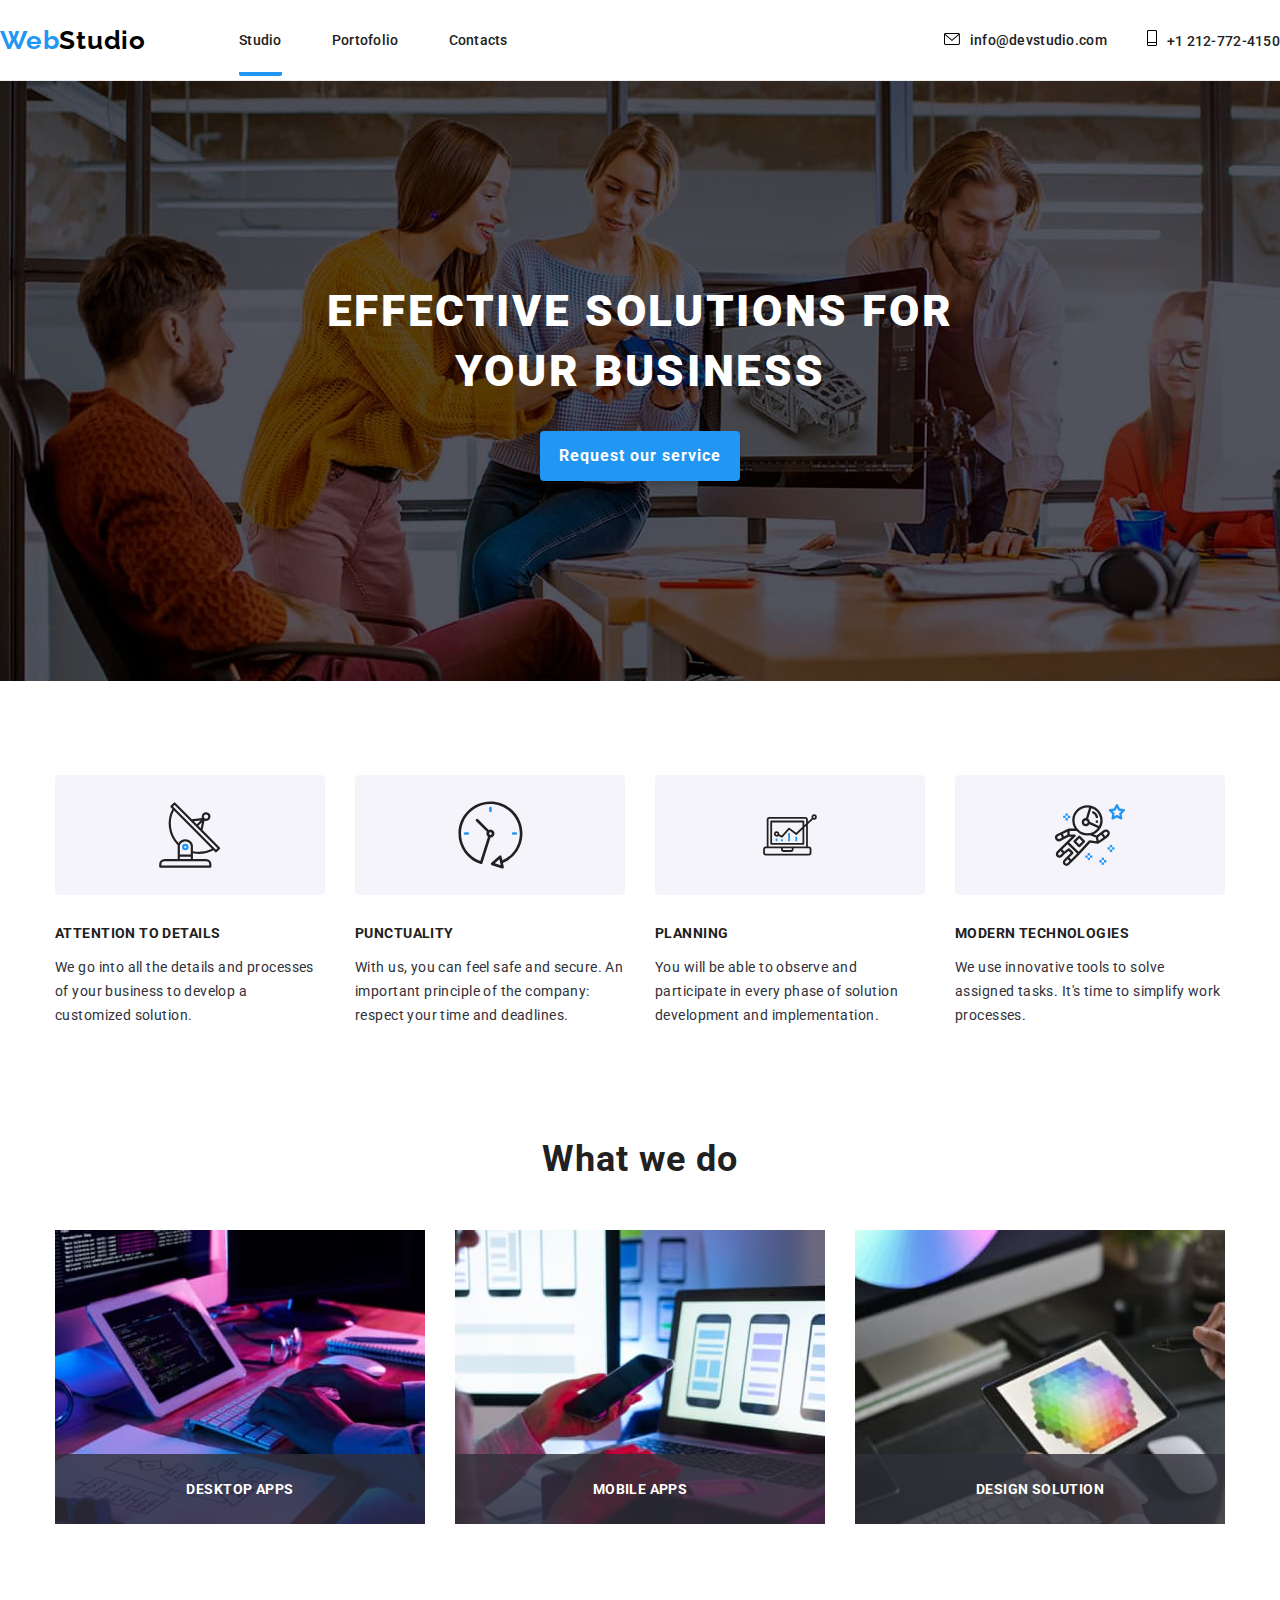
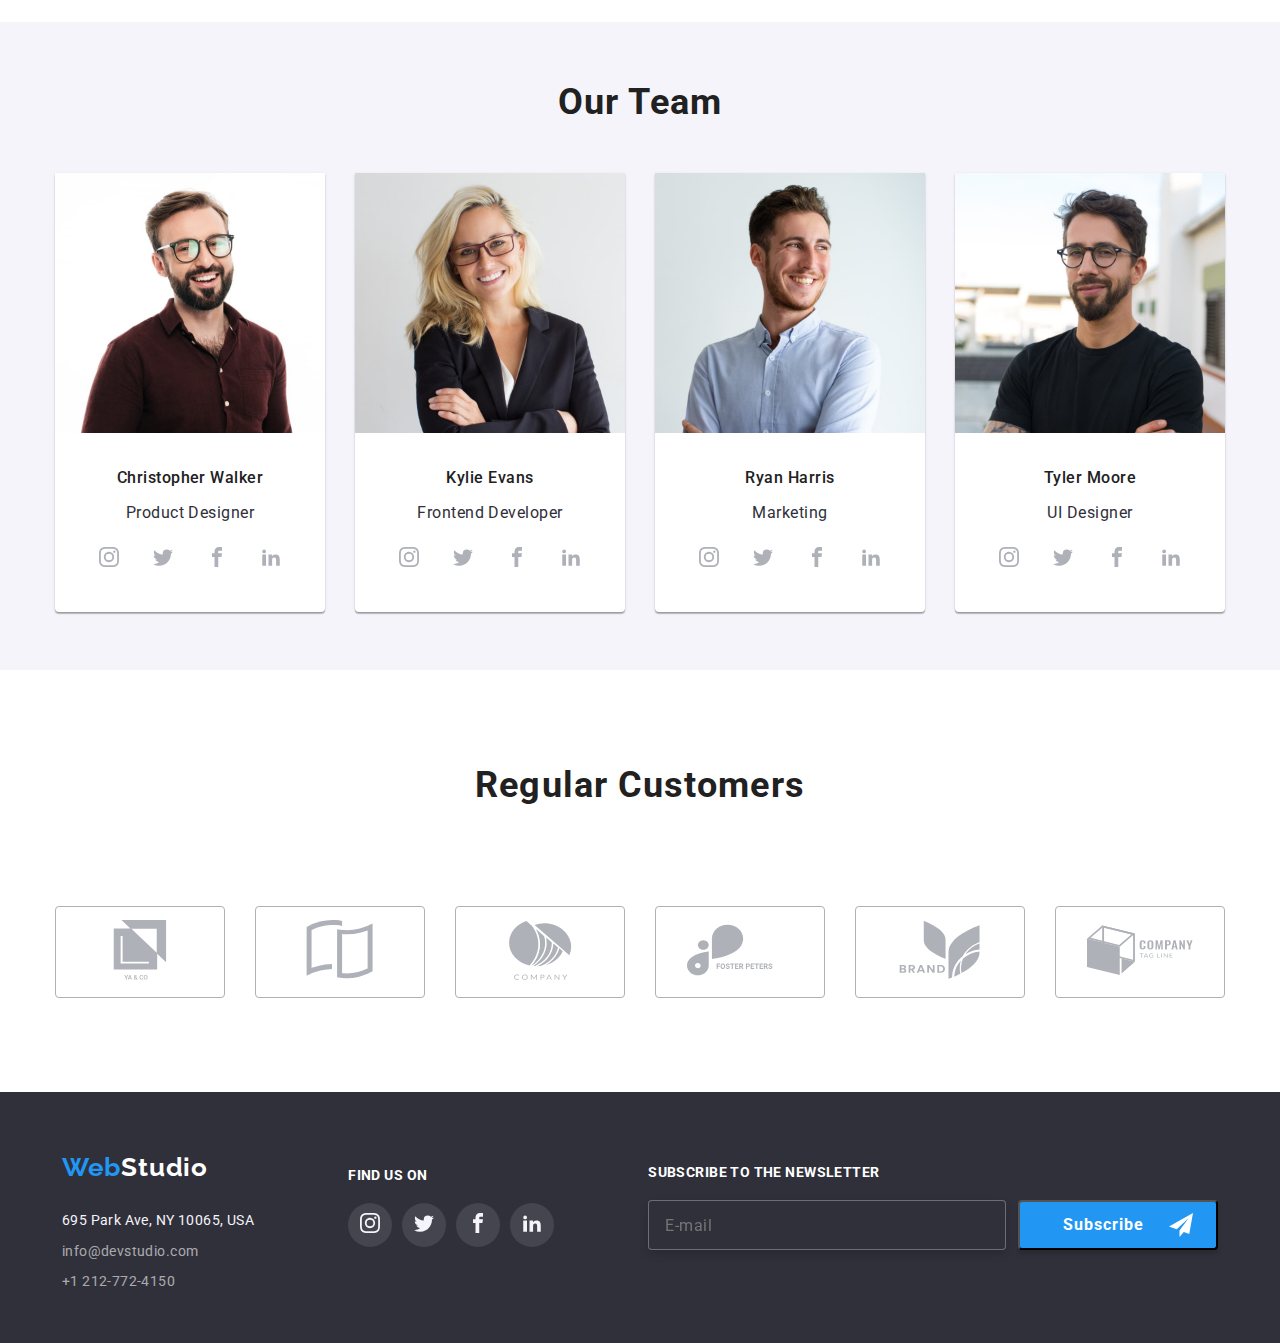
<file: index.html>
<!DOCTYPE html>
<html>

<head lang="en">
  <meta charset="utf-8" />
  <title>Web Studio Homework Project</title>
  <link rel="stylesheet"
    href="https://cdnjs.cloudflare.com/ajax/libs/modern-normalize/1.0.0/modern-normalize.min.css" />
 <!-- <link rel="stylesheet" href="css/style.css" />-->
 <link rel="stylesheet" href="css/main.min.css" />
  <link rel="preconnect" href="https://fonts.googleapis.com">
  <link rel="preconnect" href="https://fonts.gstatic.com" crossorigin>
  <link href="https://fonts.googleapis.com/css2?family=Raleway:wght@700&family=Roboto:wght@400;500;700;900&display=swap"
    rel="stylesheet">
</head>

<body>
  <!--modal section-->
  <div class="modal is-hidden" data-modal>
    <div class="modal__div">
      <div class="modal__button"><button class="modal__close" data-modal-close><svg width="11" height="11">
            <use href="./images/icons.svg#icon-Vector-1"></use>
          </svg></button>
      </div>
      <h3 class="modal__title">Leave your information and we'll call you back</h3>
      <form name="contact-form" class="form">
        <label class="form__item">
          Name
          <input class="form__input" type="text" name="name" />
          <svg class="form__svg" width="12" height="12">
            <use href="./images/icons.svg#icon-Vector-2"></use>
          </svg>
        </label>

        <label class="form__item">
          Telephone
            <input class="form__input" type="text" name="name" />
            <svg class="form__svg" width="13" height="13">
              <use href="./images/icons.svg#icon-Vector-3"></use>
            </svg>
        </label>
        <label class="form__item">
          E-mail
            <input class="form__input" type="text" name="name" />
            <svg class="form__svg" width="15" height="12">
              <use href="./images/icons.svg#icon-Vector-4"></use>
            </svg>
        </label>
        <label class="form__item">
          Comments
          <textarea class="form__textarea" name="comments" placeholder="Enter the text"></textarea>
        </label>
        <label class="checkbox-label">
          <input class="checkbox-label__input" type="checkbox">
          <span class="checkbox-label__replace">
            <svg width="16" height="15">
              <use href="./images/icons.svg#icon-Vector-5"></use>
            </svg>
          </span>
          I agree with the letter and accept the
          <a class="checkbox-label__link" href="#">Terms and condition</a>
        </label>
        <button class="submit-button" type="submit">Send
        </button>
      </form>
    </div>
  </div>
  <!--header-->
  <header>
    <div class="header-container">
      <nav class="nav">
        <a class="nav__web unstyled-link" href="https://www.edu.goit.global/ro/dashboard" target="_blank"
          rel="noreferrer noopener"><span class="color-web">Web</span><span class="color-studio-header">Studio</span>
        </a>
        <ul class="navigation-list list">
          <li class="navigation-list__item "><a class="curent-page navigation-list__item__style unstyled-link" href="index.html">Studio</a></li>
          <li class="navigation-list__item"><a class="navigation-list__item__style unstyled-link" href="portofolio.html">Portofolio</a></li>
          <li class="navigation-list__item"><a class="navigation-list__item__style unstyled-link" href="#">Contacts</a></li>
        </ul>
      </nav>
      <ul class="contacts list ">
        <li class="contacts__item"> <a class="contacts__link unstyled-link " href="mailto:info@devstudio.com"><svg class="contacts__svg" width="16" height="12">
              <use href="./images/icons.svg#icon-envelope-hover"></use>
            </svg>info@devstudio.com</a></li>
        <li class="contacts__item"><a class="contacts__link  unstyled-link" href="tel:+1212-772-4150"><svg class="contacts__svg" width="10" height="16">
              <use href="./images/icons.svg#icon-Vector"></use>
            </svg>+1 212-772-4150</a></li>
      </ul>
    </div>
  </header>
  <main>

    <!--title-->
    <section class="title-section">
      <h1 class="title-section__block">EFFECTIVE SOLUTIONS FOR YOUR BUSINESS</h1>
      <button data-modal-open class="button-request" type="button"><span>Request our service</span></button>
    </section>
    <!--skills section-->
    <section class="skills-section">
      <ul class="skills list">
        <li>
          <div class="skills__icons"><svg width="65.32" height="70">
              <use href="./images/icons.svg#icon-antenna-1"> </use>
            </svg></div>

          <p class="skills__title">ATTENTION TO DETAILS</p>
          <p class="skills__description">
            We go into all the details and processes of your business to develop a customized
            solution.
          </p>
        </li>

        <li>
          <div class="skills__icons">
            <svg width="66.96" height="70">
              <use href="./images/icons.svg#icon-clock-1"> </use>
            </svg>
          </div>
          <p class="skills__title">PUNCTUALITY</p>
          <p class="skills__description">
            With us, you can feel safe and secure. An important principle of the company: respect
            your time and deadlines.
          </p>
        </li>
        <li>
          <div class="skills__icons">
            <svg width="70" height="53.69">
              <use href="./images/icons.svg#icon-diagram-1"> </use>
            </svg>
          </div>
          <p class="skills__title">PLANNING</p>
          <p class="skills__description">
            You will be able to observe and participate in every phase of solution development and
            implementation.
          </p>
        </li>
        <li>
          <div class="skills__icons">
            <svg width="70" height="70">
              <use href="./images/icons.svg#icon-astronaut-1"> </use>
            </svg>
          </div>
          <p class="skills__title">MODERN TECHNOLOGIES</p>
          <p class="skills__description">
            We use innovative tools to solve assigned tasks. It's time to simplify work processes.
          </p>
        </li>
      </ul>
    </section>
    <!--we do-->
    <section class="services">
      <h2 class="subtitle-section">What we do</h2>
      <ul class="services-list list">
        <li class="services-list__item">
          <div class="services-list__box">
            <p class="services-list__type">Desktop apps</p>
          </div>
          <img src="images/computer.jpg" alt="computer programs" width="370" height="294" />
        </li>
        <li class="services-list__item">
          <div class="services-list__box">
            <p class="services-list__type">Mobile Apps</p>
          </div>
          <img src="images/phone.jpg" alt="phone programs" width="370" height="294" />
        </li>
        <li class="services-list__item">
          <div class="services-list__box">
            <p class="services-list__type">Design solution</p>
          </div>
          <img src="images/tablet.jpg" alt="tablet prgrams" width="370" height="294" />
        </li>
      </ul>
    </section>
    <!--Our team-->
    <section class="our-team">
      <h2 class="subtitle-section">Our Team</h2>
      <ul class="team list">
        <li class="team__card">
          <img src="images/product.jpg" alt="Product Designer" width="270" height="260" />
          <h3 class="team__card__person">Christopher Walker</h3>
          <p class="team__card__function">Product Designer</p>
          <div class="social-media">
            <ul class="social-media__list list">
              <li class="social-media__icon">
                <a href="#">
                  <svg width="20" height="20" class="social-media__icon__color">
                    <use href="./images/icons.svg#icon-instagram"></use>
                  </svg>
                </a>
              </li>
              <li class="social-media__icon">
                <a href="#">
                  <svg class="social-media__icon__color" width="20" height="20">
                    <use href="./images/icons.svg#icon-twitter"></use>
                  </svg>
                </a>
              </li>
              <li class="social-media__icon">
                <a href="#">
                  <svg class="social-media__icon__color" width="20" height="20">
                    <use href="./images/icons.svg#icon-facebook"></use>
                  </svg>
                </a>
              </li>
              <li class="social-media__icon">
                <a href="#">
                  <svg class="social-media__icon__color" width="20" height="20">
                    <use href="./images/icons.svg#icon-linkedin2"></use>
                  </svg>
                </a>
              </li>
            </ul>
          </div>
        </li>
        <li class="team__card">
          <img src="images/frontend.jpg" alt="Frontend Developer" width="270" height="260" />
          <h3 class="team__card__person">Kylie Evans</h3>
          <p class="team__card__function">Frontend Developer</p>
          <div class="social-media">
            <ul class="social-media__list list">
              <li class="social-media__icon">
                <a href="#">
                  <svg class="social-media__icon__color" width="20" height="20">
                    <use href="./images/icons.svg#icon-instagram"></use>
                  </svg>
                </a>
              </li>
              <li class="social-media__icon">
                <a href="#">
                  <svg class="social-media__icon__color" width="20" height="20">
                    <use href="./images/icons.svg#icon-twitter"></use>
                  </svg>
                </a>
              </li>
              <li class="social-media__icon">
                <a href="#">
                  <svg class="social-media__icon__color" width="20" height="20">
                    <use href="./images/icons.svg#icon-facebook"></use>
                  </svg>
                </a>
              </li>
              <li class="social-media__icon">
                <a href="#">
                  <svg class="social-media__icon__color" width="20" height="20">
                    <use href="./images/icons.svg#icon-linkedin2"></use>
                  </svg>
                </a>
              </li>
            </ul>
          </div>
        </li>
        <li class="team__card">
          <img src="images/marketing.jpg" alt="Marketing" width="270" height="260" />
          <h3 class="team__card__person">Ryan Harris</h3>
          <p class="team__card__function">Marketing</p>
          <div class="social-media">
            <ul class="social-media__list list">
              <li class="social-media__icon">
                <a href="#">
                  <svg class="social-media__icon__color" width="20" height="20">
                    <use href="./images/icons.svg#icon-instagram"></use>
                  </svg>
                </a>
              </li>
              <li class="social-media__icon">
                <a href="#">
                  <svg class="social-media__icon__color" width="20" height="20">
                    <use href="./images/icons.svg#icon-twitter"></use>
                  </svg>
                </a>
              </li>
              <li class="social-media__icon">
                <a href="#">
                  <svg class="social-media__icon__color" width="20" height="20">
                    <use href="./images/icons.svg#icon-facebook"></use>
                  </svg>
                </a>
              </li>
              <li class="social-media__icon">
                <a href="#">
                  <svg class="social-media__icon__color" width="20" height="20">
                    <use href="./images/icons.svg#icon-linkedin2"></use>
                  </svg>
                </a>
              </li>
            </ul>
          </div>
        </li>
        <li class="team__card">
          <img src="images/uidesigner.jpg" alt="UI Designer" width="270" height="260" />
          <h3 class="team__card__person">Tyler Moore</h3>
          <p class="team__card__function">UI Designer</p>
          <div class="social-media">
            <ul class="social-media__list list">
              <li class="social-media__icon">
                <a href="#">
                  <svg class="social-media__icon__color" width="20" height="20">
                    <use href="./images/icons.svg#icon-instagram"></use>
                  </svg>
                </a>
              </li>
              <li class="social-media__icon">
                <a href="#">
                  <svg class="social-media__icon__color" width="20" height="20">
                    <use href="./images/icons.svg#icon-twitter"></use>
                  </svg>
                </a>
              </li>
              <li class="social-media__icon">
                <a href="#">
                  <svg class="social-media__icon__color" width="20" height="20">
                    <use href="./images/icons.svg#icon-facebook"></use>
                  </svg>
                </a>
              </li>
              <li class="social-media__icon">
                <a href="#">
                  <svg class="social-media__icon__color" width="20" height="20">
                    <use href="./images/icons.svg#icon-linkedin2"></use>
                  </svg>
                </a>
              </li>
            </ul>
          </div>
        </li>
      </ul>
    </section>
    <!--customers-->
    <section class="customers-section">
      <h2 class="subtitle-section">Regular Customers</h2>
      <ul class="customers list">
        <li class="customers__list"><a href="#">
            <svg class="customers__icon" width="106" height="60">
              <use href="./images/icons.svg#icon-Union"></use>
            </svg>
          </a></li>
        <li class="customers__list"><a href="#">
            <svg class="customers__icon" width="106" height="60">
              <use href="./images/icons.svg#icon-Union-1"></use>
            </svg>
          </a></li>
        <li class="customers__list"><a href="#">
            <svg class="customers__icon" width="106" height="60">
              <use href="./images/icons.svg#icon-Object"></use>
            </svg>
          </a></li>
        <li class="customers__list"><a href="#">
            <svg class="customers__icon" width="106" height="60">
              <use href="./images/icons.svg#icon-group"></use>
            </svg>
          </a></li>
        <li class="customers__list"><a href="#">
            <svg class="customers__icon" width="106" height="60">
              <use href="./images/icons.svg#icon-group-1"></use>
            </svg>
          </a></li>
        <li class="customers__list"><a href="#">
            <svg class="customers__icon" width="106" height="60">
              <use href="./images/icons.svg#icon-Object-1"></use>
            </svg>
          </a></li>
      </ul>
    </section>
  </main>
  <!--info-->
  <footer>
    <div class="footer">
      <div class="bottom-page">
        <a class="web-link-footer unstyled-link " href="https://www.edu.goit.global/ro/dashboard" target="_blank"
          rel="noreferrer noopener"><span class="color-web">Web</span><span class="color-studio-footer">Studio</span>
        </a>
        <address>
          <ul class="adress list">
            <li>
              <a class="adress__link unstyled-link"
                href="https://www.google.com/maps/place/695+Park+Ave,+New+York,+NY+10065,+Statele+Unite+ale+Americii/@40.7689034,-73.9672143,17z/data=!3m1!4b1!4m5!3m4!1s0x89c258ebe8836e8f:0xa007c44e7c4aa0eb!8m2!3d40.7688994!4d-73.9650256"
                target="_blank" rel="noreferrer noopener">695 Park Ave, NY 10065, USA
              </a>
            </li>
            <li>
              <a class="adress__contact-link unstyled-link" href="mailto:info@devstudio.com">info@devstudio.com</a>
            </li>
            <li><a class="adress__contact-link unstyled-link" href="tel:+1212-772-4150">+1 212-772-4150</a></li>
          </ul>
        </address>
      </div>
      <div class="find">
        <h3 class="find__title">FIND US ON</h3>
        <ul class=" social-media-footer list">
          <li class="social-media__icon social-media--icon-footer">
            <a href="#">
              <svg width="20" height="20" class="icon-color-footer">
                <use href="./images/icons.svg#icon-instagram"></use>
              </svg>
            </a>
          </li>
          <li class="social-media__icon social-media--icon-footer">
            <a href="#">
              <svg class="icon-color-footer" width="20" height="20">
                <use href="./images/icons.svg#icon-twitter"></use>
              </svg>
            </a>
          </li>
          <li class="social-media__icon social-media--icon-footer">
            <a href="#">
              <svg class="icon-color-footer" width="20" height="20">
                <use href="./images/icons.svg#icon-facebook"></use>
              </svg>
            </a>
          </li>
          <li class="social-media__icon social-media--icon-footer">
            <a href="#">
              <svg class="icon-color-footer " width="20" height="20">
                <use href="./images/icons.svg#icon-linkedin2"></use>
              </svg>
            </a>
          </li>
        </ul>
      </div>
      <div class="form-container">
        <form name="subscribe-form" class="footer-form">
          <label class="form-container__email">
            Subscribe to the newsletter
            <input class="form-container__email__input" type="text" name="E-mail" placeholder="E-mail">
          </label>
        </form>
        <button class="subscribe-button" type="submit">Subscribe <svg width="24" height="24">
            <use href="./images/icons.svg#icon-icon-send"></use>
          </svg></button>
      </div>
    </div>
  </footer>
  <script src="./js/modal.js"></script>
</body>

</html>
</file>
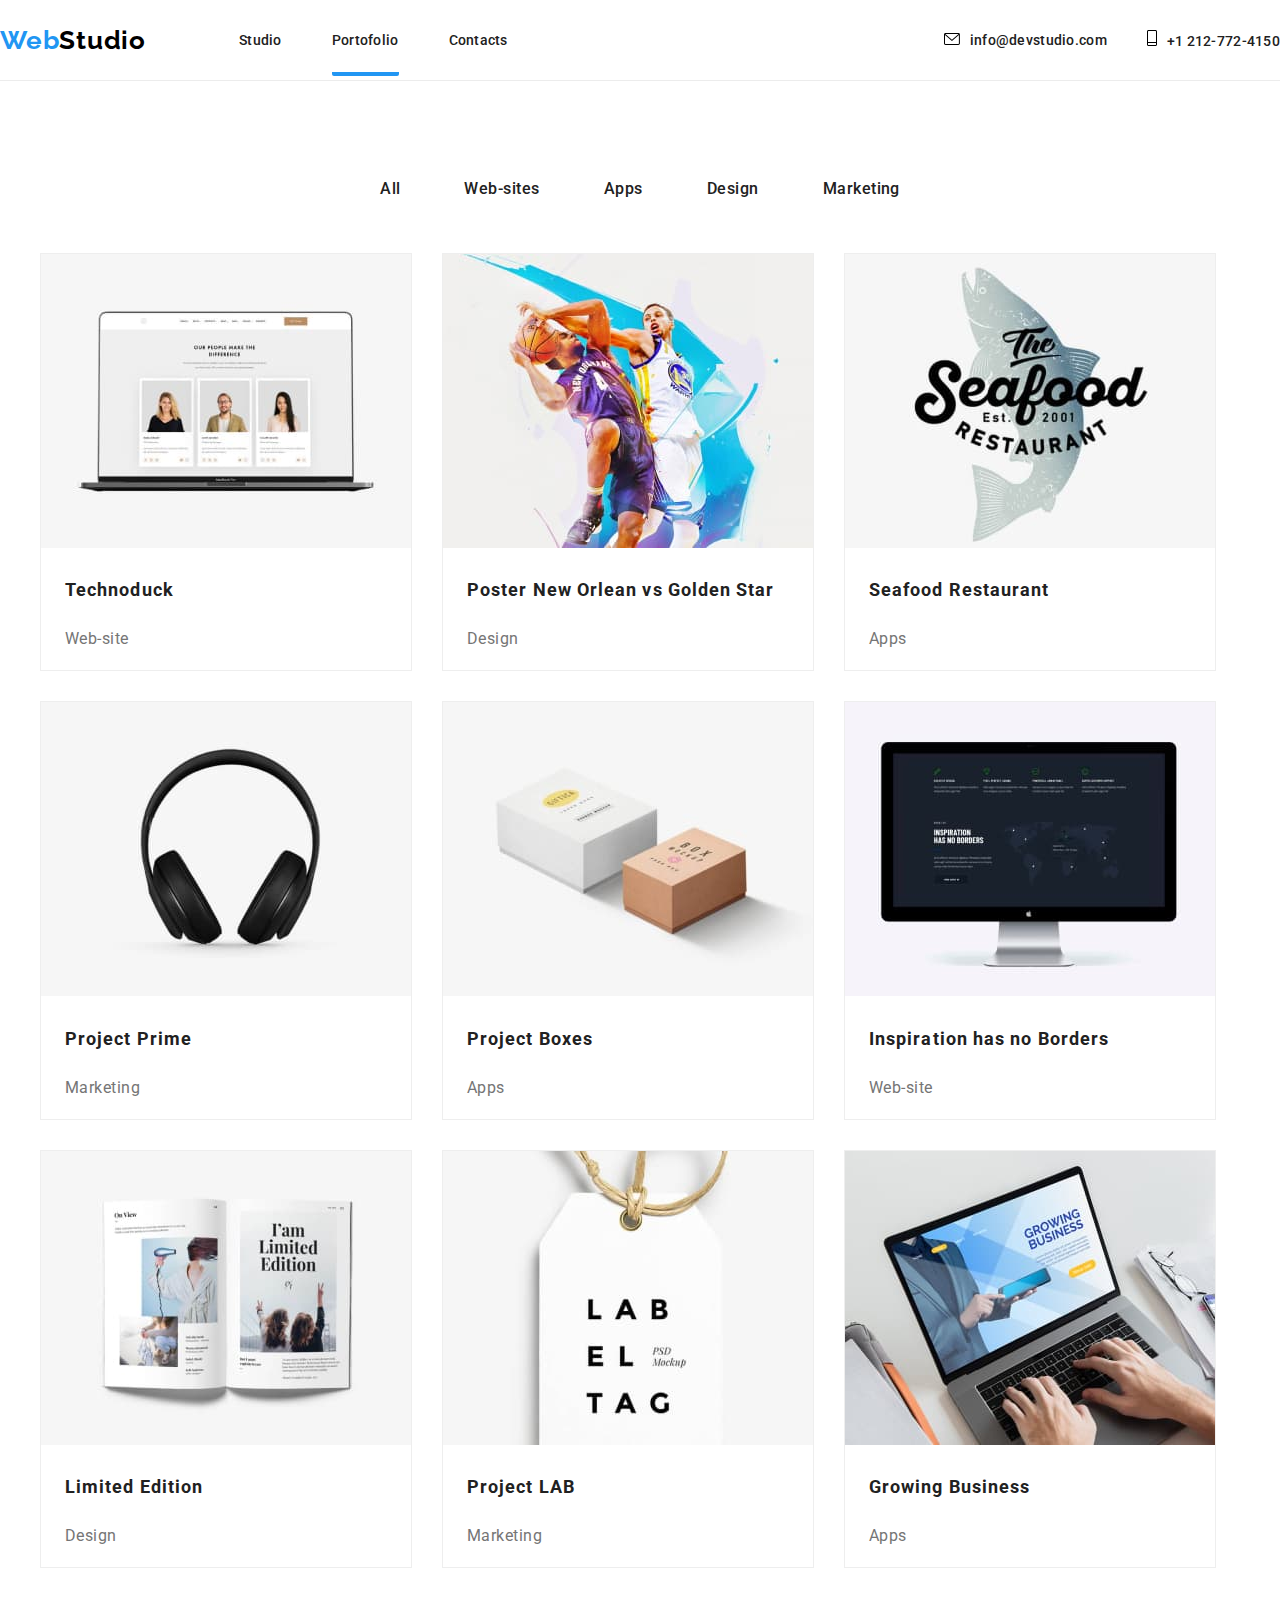
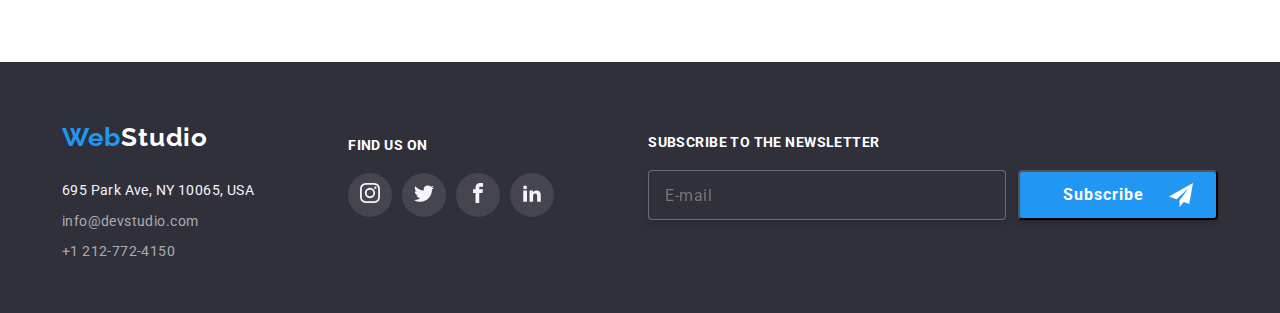
<file: portofolio.html>
<!DOCTYPE html>
<html>

<head lang="en">
  <meta charset="utf-8" />
  <title>Web Studio Homework Project</title>
  <link rel="stylesheet"
    href="https://cdnjs.cloudflare.com/ajax/libs/modern-normalize/1.0.0/modern-normalize.min.css" />
 <!-- <link rel="stylesheet" href="css/style.css" />-->
 <link rel="stylesheet" href="css/main.min.css" />
  <link rel="preconnect" href="https://fonts.googleapis.com">
  <link rel="preconnect" href="https://fonts.gstatic.com" crossorigin>
  <link href="https://fonts.googleapis.com/css2?family=Raleway:wght@700&family=Roboto:wght@400;500;700;900&display=swap"
    rel="stylesheet">
</head>

<body>
  <!--header section-->
  <header >
    <div class="header-container ">
      <nav class="nav">
        <a class="nav__web unstyled-link" href="https://www.edu.goit.global/ro/dashboard" target="_blank"
          rel="noreferrer noopener"><span class="color-web">Web</span><span class="color-studio-header">Studio</span>
        </a>
        <ul class="navigation-list list">
          <li class="navigation-list__item "><a class="navigation-list__item__style unstyled-link" href="index.html">Studio</a></li>
          <li class="navigation-list__item"><a class="navigation-list__item__style unstyled-link curent-page" href="portofolio.html">Portofolio</a></li>
          <li class="navigation-list__item"><a class="navigation-list__item__style unstyled-link" href="#">Contacts</a></li>
        </ul>
      </nav>
      <ul class="contacts list ">
        <li class="contacts__item"> <a class="contacts__link unstyled-link " href="mailto:info@devstudio.com"><svg class="contacts__svg" width="16" height="12">
              <use href="./images/icons.svg#icon-envelope-hover"></use>
            </svg>info@devstudio.com</a></li>
        <li class="contacts__item"><a class="contacts__link  unstyled-link" href="tel:+1212-772-4150"><svg class="contacts__svg" width="10" height="16">
              <use href="./images/icons.svg#icon-Vector"></use>
            </svg>+1 212-772-4150</a></li>
      </ul>
    </div>
  </header>
  <!--main section-->
  <main>
    <section class="cards"> 
      <ul class="button list">
        <li><button class="button__style" type="button"><span class="button__style__text">All</span></button>
        </li>
        <li><button class="button__style" type="button"><span class="button__style__text">Web-sites</span></button></li>
        <li><button class="button__style" type="button"><span class="button__style__text">Apps</span></button>
        </li>
        <li><button class="button__style" type="button"><span class="button__style__text">Design</span></button></li>
        <li><button class="button__style" type="button"><span class="button__style__text">Marketing</span></button></li>
      </ul>
      <ul class="cards-list list">
        <li class="card-box">
          <div class="card-box__img">
            <div class="overlay"><p>text</p></div>
          <img src="images/img(1).jpg" alt="Web site image"  /></div>          
          <h3 class="card-box__title">Technoduck</h3>
          <p class="card-box__search">Web-site</p>
        </li>
        <li class="card-box">
          <div class="card-box__img"><div class="overlay"><p>text</p></div>
          <img src="images/img(2).jpg" alt="Design image"  /></div>
          
          <h3 class="card-box__title">Poster New Orlean vs Golden Star</h3>
          <p class="card-box__search">Design</p>
        </li>
        <li class="card-box">
          <div class="card-box__img"><div class="overlay"><p>text</p></div>
          <img src="images/img(3).jpg" alt="App image" /></div>
          
          <h3 class="card-box__title">Seafood Restaurant</h3>
          <p class="card-box__search">Apps</p>
        </li>
        <li class="card-box">
          <div class="card-box__img"><div class="overlay"><p>text</p></div>
          <img src="images/img(4).jpg" alt="Marketing image" /></div>
          
          <h3 class="card-box__title">Project Prime</h3>
          <p class="card-box__search">Marketing</p>
        </li>
        <li class="card-box">
          <div class="card-box__img"><div class="overlay"><p>text</p></div>
          <img src="images/img(5).jpg" alt="App image" /></div>
          
          <h3 class="card-box__title">Project Boxes</h3>
          <p class="card-box__search">Apps</p>
        </li>
        <li class="card-box">
          <div class="card-box__img"><div class="overlay"><p>text</p></div>
          <img src="images/img(6).jpg" alt="Web site image"  /></div>
          
          <h3 class="card-box__title">Inspiration has no Borders</h3>
          <p class="card-box__search">Web-site</p>
        </li>
        <li class="card-box">
          <div class="card-box__img"><div class="overlay"><p>text</p></div>
          <img src="images/img(7).jpg" alt="Design image" /></div>
          
          <h3 class="card-box__title">Limited Edition</h3>
          <p class="card-box__search">Design</p>
        </li>
        <li class="card-box">
          <div class="card-box__img"><div class="overlay"><p>text</p></div>
          <img src="images/img(8).jpg" alt="Marketing image" /></div>
          
          <h3 class="card-box__title">Project LAB</h3>
          <p class="card-box__search">Marketing</p>
        </li>
        <li class="card-box">
          <div class="card-box__img"><div class="overlay"><p>text</p></div>
          <img src="images/img(9).jpg" alt="App image" /></div>
          
          <h3 class="card-box__title">Growing Business</h3>
          <p class="card-box__search">Apps</p>
        </li>
      </ul>
    </section>
    
  </main>
  <!--footer section-->
  <footer>
    <div class="footer">
      <div class="bottom-page">
        <a class="web-link-footer unstyled-link " href="https://www.edu.goit.global/ro/dashboard" target="_blank"
          rel="noreferrer noopener"><span class="color-web">Web</span><span class="color-studio-footer">Studio</span>
        </a>
        <address>
          <ul class="adress list">
            <li>
              <a class="adress__link unstyled-link"
                href="https://www.google.com/maps/place/695+Park+Ave,+New+York,+NY+10065,+Statele+Unite+ale+Americii/@40.7689034,-73.9672143,17z/data=!3m1!4b1!4m5!3m4!1s0x89c258ebe8836e8f:0xa007c44e7c4aa0eb!8m2!3d40.7688994!4d-73.9650256"
                target="_blank" rel="noreferrer noopener">695 Park Ave, NY 10065, USA
              </a>
            </li>
            <li>
              <a class="adress__contact-link unstyled-link" href="mailto:info@devstudio.com">info@devstudio.com</a>
            </li>
            <li><a class="adress__contact-link unstyled-link" href="tel:+1212-772-4150">+1 212-772-4150</a></li>
          </ul>
        </address>
      </div>
      <div class="find">
        <h3 class="find__title">FIND US ON</h3>
        <ul class=" social-media-footer list">
          <li class="social-media__icon social-media--icon-footer">
            <a href="#">
              <svg width="20" height="20" class="icon-color-footer">
                <use href="./images/icons.svg#icon-instagram"></use>
              </svg>
            </a>
          </li>
          <li class="social-media__icon social-media--icon-footer">
            <a href="#">
              <svg class="icon-color-footer" width="20" height="20">
                <use href="./images/icons.svg#icon-twitter"></use>
              </svg>
            </a>
          </li>
          <li class="social-media__icon social-media--icon-footer">
            <a href="#">
              <svg class="icon-color-footer" width="20" height="20">
                <use href="./images/icons.svg#icon-facebook"></use>
              </svg>
            </a>
          </li>
          <li class="social-media__icon social-media--icon-footer">
            <a href="#">
              <svg class="icon-color-footer " width="20" height="20">
                <use href="./images/icons.svg#icon-linkedin2"></use>
              </svg>
            </a>
          </li>
        </ul>
      </div>
      <div class="form-container">
        <form name="subscribe-form" class="footer-form">
          <label class="form-container__email">
            Subscribe to the newsletter
            <input class="form-container__email__input" type="text" name="E-mail" placeholder="E-mail">
          </label>
        </form>
        <button class="subscribe-button" type="submit">Subscribe <svg width="24" height="24">
            <use href="./images/icons.svg#icon-icon-send"></use>
          </svg></button>
      </div>
    </div>
  </footer>
</body>

</html>
</file>
<file: css/style.css>
:root {
  --text-color-bleu: #2196f3;
  --text-color-black: #212121;
  --text-color-gray: #757575;
  --background-white: #f5f4fa;
  --background-gray: #2f303a;
  --white-color: #ffffff;
}
body {
  font-family: "Roboto";
  font-style: normal;
  color: var(--text-color-black);
  margin: 0px;
  padding: 0px;
}

h1,
h2,
h3,
ul {
  padding: 0px;
  margin: 0px;
}

.list {
  list-style: none;
}

.unstyled-link {
  text-decoration: none;
}


/* header section */

.nav__web,
.web-link-footer {
  font-family: "Raleway";
  
  font-weight: 700;
  font-size: 26px;
  line-height: 31px;
  letter-spacing: 0.03em;
}
.nav__web{
  margin-right: 93px;
}
.color-web {
  color: var(--text-color-bleu);
}

.color-studio-header {
  color: rgba(0, 0, 0, 1);
}

.nav-list,
.navigation-list,
.contacts-list {
  display: flex;
  align-items: center;
}
.web-link-header {
  margin-right: 93px;
}
.navigation-list {
  position: relative;
  gap: 50px;
  flex-grow: 1;
}

.contacts-list {
  gap: 40px;
  margin-left: auto;
}

.contacts-list li a svg {
  margin-right: 10px;
}

.nav__list-item  a:hover
 {
  color: #2196f3;
  padding-bottom: 24px;
  border-bottom: 4px solid #2196f3;
  border-radius: 2px;
}

.nav__list-item ,
.contacts__link {
  font-weight: 500;
  font-size: 14px;
  line-height: 16px;
  letter-spacing: 0.02em;
  color: var(--text-color-black);
  transition: fill, color 250ms cubic-bezier(0.4, 0, 0.2, 1);
}

.contacts__link {
  color: var(--text-color-gray);
}

.contacts__link:hover,
.contacts__link:focus,
.contacts-list li:hover {
  color: var(--text-color-bleu);
  fill: var(--text-color-bleu);
}
 
.curent-page {
  padding-bottom: 24px;
  border-bottom: 4px solid #2196f3;
  border-radius: 2px;
}

.header-container {
  display: flex;
  position: relative;
  box-sizing: border-box;
  width: 1200px;
  height: 80px;
  background: var(--white-color);
  margin: auto;
}

header {
  border-bottom: 1px solid #ececec;
}

.modal {
  display: flex;
  background: rgba(0, 0, 0, 0.2);
  position: fixed;
  width: 100%;
  height: 100%;
  margin-top: 0px;
  z-index: 99;
  align-items: center;
  justify-content: center;
  opacity: 1;
  transition: opacity 250ms cubic-bezier(0.4, 0, 0.2, 1);
}

.modal__div {
  position: relative;
  width: 528px;
  height: 581px;
  background: #ffffff;
  box-shadow: 0px 1px 3px rgba(0, 0, 0, 0.12), 0px 1px 1px rgba(0, 0, 0, 0.14),
    0px 2px 1px rgba(0, 0, 0, 0.2);
  border-radius: 4px;
  z-index: 99;
  padding: 40px;
}

.is-hidden {
  visibility: hidden;
  opacity: 0;
  
}
.modal__button {
  position: absolute;
  display: flex;
  align-items: center;
  justify-content: center;
  top: 8px;
  right: 8px;
  width: 30px;
  height: 30px;
  background: #ffffff;
  border: 1px solid rgba(0, 0, 0, 0.1);
  border-radius: 50%; 
 
}
 
.modal__button:hover{
  border-color:var(--text-color-bleu);
  fill:var(--text-color-bleu);
  cursor: pointer;
}

.modal__button button {
  background: white;
  border: none;
}

.modal__title {
  font-weight: 700;
  font-size: $size2;
  line-height: 23px;
  text-align: center;
  letter-spacing: 0.03em;
  color: #212121;
}

.form-contact {
  display: flex;
  flex-direction: column;
  gap: 10px;
  margin-top: 12px;
  
}

.form__item {
  position: relative;
  display: flex;
  gap: 4px;
  flex-direction: column;
  font-weight: 400;
  font-size: 12px;
  line-height: 14px;
  letter-spacing: 0.01em;
  color: #757575;
  
}


.form__input:focus +.form__svg,
.form__input:focus,
.form__textarea:focus
{
  cursor: pointer; 
  border-color:var(--text-color-bleu);
  fill: var(--text-color-bleu);  
}

.form__input {
  outline: none;
  width: 448px;
  height: 40px;
  border: 1px solid rgba(33, 33, 33, 0.2);
  border-radius: 4px;
  padding-left: 35px;
  transition: border-color 250ms cubic-bezier(0.4, 0, 0.2, 1) ;
  cursor: default;
}
 
.form__svg {
  position: absolute;
  top: 30px;
  left: 15px;
  transition: fill 250ms cubic-bezier(0.4, 0, 0.2, 1) ; 
  fill: black;
}

.form__textarea {
  outline: none;
  font-family: "Roboto";
  font-style: normal;
  font-weight: 400;
  font-size: 12px;
  line-height: 14px;
  letter-spacing: 0.01em;
  color: rgba(117, 117, 117, 0.5);
  padding: 12px 16px 12px 16px;
  border: 1px solid rgba(33, 33, 33, 0.2);
  border-radius: 4px;
  width: 448px;
  height: 1$size2;
  resize: none;
  transition: border-color 250ms cubic-bezier(0.4, 0, 0.2, 1) ;
  cursor: default;
}
.checkbox-label {
  display: flex;
  gap:8px;
  align-items: center;
  margin: 10px 0px 20px 0px;
  font-family: "Roboto";
  font-style: normal;
  font-weight: 400;
  font-size: 14px;
  line-height: 24px;
  letter-spacing: 0.03em;
  color: #757575;
}
.checkbox-label a {
  color: rgba(33, 150, 243, 1);
}
.form-contact input[type="checkbox"]{
  display: none;
}
.replace__checkbox{
  display: flex;
  width: 16px;
  height: 15px;
  border-radius: 2px;
  border:2px solid  var(--text-color-black);
}
.form-contact input[type="checkbox"]:checked + .replace__checkbox{
  width: 16px;
  height: 15px;
  background-color:  var(--text-color-bleu);
  border-radius: 2px;
  border: none;
}

.submit-button {
  width: 200px;
  height: 50px;
  font-family: "Roboto";
  font-style: normal;
  font-weight: 700;
  font-size: 16px;
  line-height: 30px;
  display: flex;
  align-items: center;
  justify-content: center;
  letter-spacing: 0.06em;
  color: #ffffff;
  background: #2196f3;
  border: none;
  box-shadow: 0px 4px 4px rgba(0, 0, 0, 0.15);
  border-radius: 4px;
  margin: auto;
}




.cards {
  display: flex;
  box-sizing: border-box;
  width: 1200px;
  justify-content: center;
  flex-direction: column;
  margin: auto;
}

.button-list {
  display: flex;
  justify-content: center;
  margin: 94px 0 50px 0;
  gap: 8px;
}

.cards-list {
  display: flex;
  flex-wrap: wrap;
  gap: 30px;
  margin-bottom: 94px;
}

.cards-list li img {
  width: 370px;
  height: 294px;
}

.card-box {
  background: #ffffff;
  border: 1px solid #eeeeee;
  transition: box-shadow 250ms cubic-bezier(0.4, 0, 0.2, 1);
}
.card__img {
  position: relative;
  overflow: hidden;
}

.overlay {
  display: flex;
  align-items: center;
  justify-content: center;
  background: rgba(33, 150, 243, 0.9);
  height: 294px;
  width: 370px;
  position: absolute;
  transform: translateY(102%);
  transition: transform 250ms linear;
}

.card-box:hover .overlay {
  transform: translateY(0px);
}

.card-box:hover {
  cursor: pointer;
  border: 1px solid #eeeeee;
  box-shadow: 0px 1px 1px rgba(0, 0, 0, 0.12), 0px 4px 4px rgba(0, 0, 0, 0.06),
    1px 4px 6px rgba(0, 0, 0, 0.16);
}

.card__title {
  font-weight: 700;
  font-size: 18px;
  line-height: 36px;
  letter-spacing: 0.06em;
  color: #212121;
  margin: 20px 0 4px 24px;
}

.card__search {
  font-weight: 400;
  font-size: 16px;
  line-height: 30px;
  letter-spacing: 0.03em;
  color: #757575;
  margin-left: 24px;
}

/* diferent style for index*/
/*title section*/
.title-section {
  display: flex;
  box-sizing: border-box;
  flex-direction: column;
  height: 600px;
  margin: auto;
  justify-content: center;
  align-items: center;
  background: linear-gradient(rgba(0, 0, 0, 0.4), rgba(0, 0, 0, 0.4)),
    url("../images/background.jpg") no-repeat;
  background-size: cover;
}

.title__block {
  width: 696px;
  height: 1$size2;
  font-weight: 900;
  font-size: 44px;
  line-height: 60px;
  text-align: center;
  letter-spacing: 0.06em;
  text-transform: uppercase;
  color: var(--white-color);
  margin-bottom: 30px;
  font-family: "Roboto";
  font-style: normal;
}

.button-request {
  width: 200px;
  height: 50px;
  background: var(--text-color-bleu);
  box-shadow: 0px 4px 4px rgba(0, 0, 0, 0.15);
  border-radius: 4px;
  border: 0px;
}

.button-request span {
  font-weight: 700;
  font-size: 16px;
  line-height: 30px;
  letter-spacing: 0.06em;
  color: var(--white-color);
}

/*skills section*/
.skills__title {
  width: 270px;
  height: 16px;
  font-weight: 700;
  font-size: 14px;
  line-height: 16px;
  letter-spacing: 0.03em;
  text-transform: uppercase;
  color: #212121;
  margin-bottom: 10px;
}

.skills__description {
  width: 270px;
  height: 75px;
  font-weight: 400;
  font-size: 14px;
  line-height: 24px;
  letter-spacing: 0.03em;
  color: #757575;
}

.skills-list {
  display: flex;
  box-sizing: border-box;
  justify-content: center;
  gap: 30px;
  margin-top: 94px;
  background: var(--white-color);
}

.skills__icons {
  display: flex;
  box-sizing: border-box;
  width: 270px;
  height: 1$size2;
  background: var(--background-white);
  border-radius: 4px;
  align-items: center;
  justify-content: center;
  margin-bottom: 30px;
}

/*we do*/
.subtitle-section {
  font-weight: 700;
  font-size: 36px;
  line-height: 42px;
  text-align: center;
  letter-spacing: 0.03em;
  color: #212121;
  margin-bottom: 50px;
  margin-top: 94px;
}

.services {
  display: flex;
  flex-direction: column;
  box-sizing: border-box;
  width: 1200px;
  justify-items: center;
  margin: auto;
}

.team-list,
.services-list {
  display: flex;
  flex-direction: row;
  justify-content: center;
  gap: 30px;
  margin-bottom: 94px;
}

.services-list__item {
  position: relative;
}

.services-list__type {
  font-family: "Roboto";
  font-style: normal;
  font-weight: 700;
  font-size: 14px;
  line-height: 16px;
  text-align: center;
  letter-spacing: 0.03em;
  text-transform: uppercase;
  color: white;
}

.services-list__box {
  display: flex;
  position: absolute;
  top: 224px;
  width: 100%;
  height: 70px;
  background: rgba(47, 48, 58, 0.8);
  justify-content: center;
  align-items: center;
}

/*our team*/
.team {
  display: flex;
  box-sizing: border-box;
  height: 648px;
  flex-direction: column;
  background: var(--background-white);
  justify-content: center;
}

.team__person {
  font-weight: 500;
  font-size: 16px;
  line-height: 19px;
  text-align: center;
  letter-spacing: 0.03em;
  margin: 30px 0px 10px 0px;
}

.team__function{
  font-weight: 400;
  font-size: 16px;
  line-height: 19px;
  text-align: center;
  letter-spacing: 0.03em;
  color: #757575;
}
.social-media {
  display: flex;
  box-sizing: border-box;
  justify-content: center;
  margin-top: 16px;
  margin-bottom: 30px;
}
.social-media__list {
  display: flex;
  gap: 10px;
}
.social-media__icon__color {
  fill: #afb1b8;
  transition: fill 250ms cubic-bezier(0.4, 0, 0.2, 1);
}

.social-media__icon {
  display: flex;
  width: 44px;
  height: 44px;
  border-radius: 50%;
  align-items: center;
  justify-content: center;
  background-color: var(--white-color);
  transition: background-color 250ms cubic-bezier(0.4, 0, 0.2, 1);
}
.social-media__icon__color:hover,
.social-media__icon:hover {
  fill: var(--white-color);
  background: var(--text-color-bleu);
}
.team-card {
  box-sizing: border-box;
  background: #ffffff;
  box-shadow: 0px 1px 3px rgba(0, 0, 0, 0.12), 0px 1px 1px rgba(0, 0, 0, 0.14),
    0px 2px 1px rgba(0, 0, 0, 0.2);
  border-radius: 0px 0px 4px 4px;
}
/*regular customers*/
.customers {
  display: flex;
  box-sizing: border-box;
  flex-direction: column;
  align-items: center;
  justify-items: center;
  gap: 50px;
  margin-bottom: 94px;
}

.customers-icons {
  display: flex;
  gap: 30px;
}
.customers__list {
  display: flex;
  width: 170px;
  height: 92px;
  border: 1px solid #afb1b8;
  border-radius: 4px;
  align-items: center;
  justify-content: center;
}

.customers-icon__color {
  fill: #afb1b8;
  transition: fill 250ms cubic-bezier(0.4, 0, 0.2, 1);
}

.customers__list:hover {
  border: 1px solid #2196f3;
  cursor: pointer;
}

.customers-icon__color:hover {
  fill: var(--text-color-bleu);
}

.icon-customers-list {
  fill: #2196f3;
}

/*button section*/
.button__style {
  background-color: var(--background-white);
  border: none;
  border-radius: 4px;
  transition: background-color, 250ms cubic-bezier(0.4, 0, 0.2, 1);
}

.button__text {
  font-family: "Roboto";
  font-style: normal;
  font-weight: 500;
  font-size: 16px;
  line-height: 26px;
  text-align: center;
  letter-spacing: 0.03em;
  padding: 6px 22px 6px 22px;
  color: #212121;
  transition: color, 250ms cubic-bezier(0.4, 0, 0.2, 1);
}

.button__style:hover {
  cursor: pointer;
  background-color: var(--text-color-bleu);
  box-shadow: 0px 3px 1px rgba(0, 0, 0, 0.1), 0px 1px 2px rgba(0, 0, 0, 0.08),
    0px 2px 2px rgba(0, 0, 0, 0.12);
  border-radius: 4px;
}

.button__style:hover > .button__text {
  color: var(--background-white);
}

/* image section */
.card__title {
  font-weight: 700;
  font-size: 18px;
  line-height: 36px;
  letter-spacing: 0.06em;
}

.card__search {
  font-size: 16px;
  line-height: 30px;
  letter-spacing: 0.03em;
  color: var(--text-color-gray);
}

/* footer section */
footer {
  background-color: #2f303a;
}

.bottom-page {
  display: flex;
  flex-direction: column;
  height: 251px;
}

.color-studio-footer,
.adress__link {
  color: var(--background-white);
}

.adress__link {
  font-style: normal;
  font-size: 14px;
  line-height: 16px;
  letter-spacing: 0.03em;
}

.contact__link {
  font-style: normal;
  font-size: 14px;
  line-height: 16px;
  letter-spacing: 0.03em;
  color: #ffffff99;
}

.web-link-footer {
  margin: 60px 0px 28px 0px;
}

.adress {
  display: flex;
  flex-direction: column;
  gap: 12px;
}

.footer {
  display: flex;
  position: relative;
  box-sizing: border-box;
  gap: 94px;
  justify-content: center;
}

.find-container {
  display: flex;
  flex-direction: column;
  gap: $size2;
  justify-content: left;
  margin: 75px 0px 96px 0px;
}
.find__title {
  font-weight: 700;
  font-size: 14px;
  line-height: 16px;
  letter-spacing: 0.03em;
  text-transform: uppercase;
  color: #ffffff;
}
.social-media-footer {
  display: flex;
  gap: 10px;
}

.social-media--icon-footer {
  background: rgba(255, 255, 255, 0.1);
  transition: background, 250ms cubic-bezier(0.4, 0, 0.2, 1);
}

.icon-color-footer {
  fill: var(--white-color);
}

.form-container {
  display: flex;
  gap: 12px;
}
.subscribe-button {
  margin-left: 0px;
}
.footer__email {
  display: flex;
  flex-direction: column;
  gap: $size2;
  margin-top: 72px;
  font-family: "Roboto";
  font-style: normal;
  font-weight: 700;
  font-size: 14px;
  line-height: 16px;
  letter-spacing: 0.03em;
  text-transform: uppercase;
  color: #ffffff;
}
.footer__input {
  width: 358px;
  height: 50px;
  font-family: "Roboto";
  font-style: normal;
  font-weight: 400;
  font-size: 16px;
  line-height: $size2;
  display: flex;
  align-items: center;
  letter-spacing: 0.03em;
  color: rgba(255, 255, 255, 0.6);
  background: #2f303a;
  border: 1px solid rgba(255, 255, 255, 0.3);
  filter: drop-shadow(0px 4px 4px rgba(0, 0, 0, 0.15));
  border-radius: 4px;
  padding: 16px;
  transition: border 250ms cubic-bezier(0.4, 0, 0.2, 1);
}   

.footer__input:hover,
.footer__input:focus
{
  border: 2px solid rgb(6, 100, 241);
  cursor: pointer;
}

.subscribe-button {
  display: flex;
  gap: 25px;
  align-items: center;
  width: 200px;
  height: 50px;
  margin-top: 108px;
  background: #2196f3;
  box-shadow: 0px 4px 4px rgba(0, 0, 0, 0.15);
  border-radius: 4px;
  font-family: "Roboto";
  font-style: normal;
  font-weight: 700;
  font-size: 16px;
  line-height: 30px;
  text-align: center;
  letter-spacing: 0.06em;
  color: #ffffff;
  padding-left: 43px;
  transition: box-shadow 2s cubic-bezier(0.4, 0, 0.2, 1);
}

.subscribe-button:hover{
  cursor: pointer;
  box-shadow: 4px 6px 8px rgba(248, 6, 6, 0.15);
}
</file>
<file: css/main.min.css>
.header-container{display:flex;position:relative;box-sizing:border-box;width:100%;height:80px;background:#fff;margin:auto}.nav__web{font-family:"Raleway";font-style:normal;font-weight:700;font-size:26px;line-height:31px;letter-spacing:.03em;margin-right:93px}.color-web{color:#2196f3}.color-studio-header{color:#000}.nav,.navigation-list,.contacts{display:flex;align-items:center}.navigation-list{position:relative;gap:50px;flex-grow:1}.navigation-list__item a:hover{color:#2196f3;padding-bottom:24px;border-bottom:4px solid #2196f3;border-radius:2px}.contacts{gap:40px;margin-left:auto}.contacts__svg{margin-right:10px}.contacts__link{color:#212121}.contacts__link:hover,.contacts__link__item:hover{color:#2196f3;fill:#2196f3}.navigation-list__item__style,.contacts__link{font-weight:500;font-size:14px;line-height:16px;letter-spacing:.02em;color:#212121;transition:fill,color 250ms cubic-bezier(0.4, 0, 0.2, 1)}.curent-page{padding-bottom:24px;border-bottom:4px solid #2196f3;border-radius:2px}header{border-bottom:1px solid #ececec}.modal{display:flex;background:rgba(0,0,0,.2);position:fixed;width:100%;height:100%;margin-top:0px;z-index:99;align-items:center;justify-content:center;opacity:1;transition:opacity 250ms cubic-bezier(0.4, 0, 0.2, 1)}.modal__div{position:relative;width:528px;height:581px;background:#fff;box-shadow:0px 1px 3px rgba(0,0,0,.12),0px 1px 1px rgba(0,0,0,.14),0px 2px 1px rgba(0,0,0,.2);border-radius:4px;z-index:99;padding:40px}.modal__title{font-weight:700;font-size:50px;line-height:23px;text-align:center;letter-spacing:.03em;color:#212121}.modal__button{position:absolute;display:flex;align-items:center;justify-content:center;top:8px;right:8px;width:30px;height:30px;background:#fff;border:1px solid rgba(0,0,0,.1);border-radius:50%}.modal__button:hover{border-color:#2196f3;fill:#2196f3;cursor:pointer}.modal__close{background:#fff;border:none}.is-hidden{visibility:hidden;opacity:0}.form{display:flex;flex-direction:column;gap:10px;margin-top:12px}.form__item{position:relative;display:flex;gap:4px;flex-direction:column;font-weight:400;font-size:12px;line-height:14px;letter-spacing:.01em;color:#2f303a}.form__input:focus+.form__svg,.form__input:focus,.form__textarea:focus{cursor:pointer;border-color:#2196f3;fill:#2196f3}.form__input{outline:none;width:448px;height:40px;border:1px solid rgba(33,33,33,.2);border-radius:4px;padding-left:35px;transition:border-color 250ms cubic-bezier(0.4, 0, 0.2, 1);cursor:default}.form__svg{position:absolute;top:30px;left:15px;transition:fill 250ms cubic-bezier(0.4, 0, 0.2, 1);fill:#000}.form__textarea{outline:none;font-family:"Roboto";font-weight:400;font-size:12px;line-height:14px;letter-spacing:.01em;color:rgba(117,117,117,.5);padding:12px 16px 12px 16px;border:1px solid rgba(33,33,33,.2);border-radius:4px;width:448px;height:1 50px;resize:none;transition:border-color 250ms cubic-bezier(0.4, 0, 0.2, 1);cursor:default}.checkbox-label{display:flex;gap:8px;align-items:center;margin:10px 0px 20px 0px;font-weight:400;font-size:14px;line-height:24px;letter-spacing:.03em;color:#2f303a}.checkbox-label__link{color:#2196f3}.checkbox-label__input[type=checkbox]{display:none}.checkbox-label__replace{display:flex;width:16px;height:15px;border-radius:2px;border:2px solid #212121}.checkbox-label__input[type=checkbox]:checked+.checkbox-label__replace{width:16px;height:15px;background-color:#2196f3;border-radius:2px;border:none}.submit-button{width:200px;height:50px;font-weight:700;font-size:16px;line-height:30px;display:flex;align-items:center;justify-content:center;letter-spacing:.06em;color:#fff;background:#2196f3;border:none;box-shadow:0px 4px 4px rgba(0,0,0,.15);border-radius:4px;margin:auto}.title-section{display:flex;box-sizing:border-box;flex-direction:column;height:600px;margin:auto;justify-content:center;align-items:center;background:linear-gradient(rgba(0, 0, 0, 0.4), rgba(0, 0, 0, 0.4)),url("../images/background.jpg") no-repeat;background-size:cover}.title-section__block{width:696px;height:1 50px;font-weight:900;font-size:44px;line-height:60px;text-align:center;letter-spacing:.06em;text-transform:uppercase;color:#fff;margin-bottom:30px}.button-request{width:200px;height:50px;background:#2196f3;box-shadow:0px 4px 4px rgba(0,0,0,.15);border-radius:4px;border:0px}.button-request span{font-weight:700;font-size:16px;line-height:30px;letter-spacing:.06em;color:#fff}.skills{display:flex;box-sizing:border-box;justify-content:center;gap:30px;margin-top:94px;background:#fff}.skills__title{width:270px;height:16px;font-weight:700;font-size:14px;line-height:16px;letter-spacing:.03em;text-transform:uppercase;color:#212121;margin-bottom:10px}.skills__description{width:270px;height:75px;font-weight:400;font-size:14px;line-height:24px;letter-spacing:.03em;color:#2f303a}.skills__icons{display:flex;box-sizing:border-box;width:270px;height:120px;background:#f5f4fa;border-radius:4px;align-items:center;justify-content:center;margin-bottom:30px}.subtitle-section{font-weight:700;font-size:36px;line-height:42px;text-align:center;letter-spacing:.03em;color:#212121;margin-bottom:50px;margin-top:94px}.services-list{display:flex;flex-direction:row;justify-content:center;gap:30px;margin-bottom:94px}.services-list__item{position:relative}.services-list__type{font-weight:700;font-size:14px;line-height:16px;text-align:center;letter-spacing:.03em;text-transform:uppercase;color:#fff}.services-list__box{display:flex;position:absolute;top:224px;width:100%;height:70px;background:rgba(47,48,58,.8);justify-content:center;align-items:center}.our-team{display:flex;box-sizing:border-box;height:648px;flex-direction:column;background:#f5f4fa;justify-content:center}.team{display:flex;flex-direction:row;justify-content:center;gap:30px;margin-bottom:94px}.team__card{box-sizing:border-box;background:#fff;box-shadow:0px 1px 3px rgba(0,0,0,.12),0px 1px 1px rgba(0,0,0,.14),0px 2px 1px rgba(0,0,0,.2);border-radius:0px 0px 4px 4px}.team__card__person{font-weight:500;font-size:16px;line-height:19px;text-align:center;letter-spacing:.03em;margin:30px 0px 10px 0px}.team__card__function{font-weight:400;font-size:16px;line-height:19px;text-align:center;letter-spacing:.03em;color:#2f303a}.social-media{display:flex;box-sizing:border-box;justify-content:center;margin-top:16px;margin-bottom:30px}.social-media__list{display:flex;gap:10px}.social-media__icon{display:flex;width:44px;height:44px;border-radius:50%;align-items:center;justify-content:center;background-color:#fff;transition:background-color 250ms cubic-bezier(0.4, 0, 0.2, 1)}.social-media__icon__color{fill:#afb1b8;transition:fill 250ms cubic-bezier(0.4, 0, 0.2, 1)}.social-media__icon__color:hover,.social-media__icon:hover{fill:#fff;background:#2196f3}.customers-section{display:flex;box-sizing:border-box;flex-direction:column;align-items:center;justify-items:center;gap:50px;margin-bottom:94px}.customers{display:flex;gap:30px}.customers__list{display:flex;width:170px;height:92px;border:1px solid #afb1b8;border-radius:4px;align-items:center;justify-content:center}.customers__icon{fill:#afb1b8;transition:fill 250ms cubic-bezier(0.4, 0, 0.2, 1)}.customers__list:hover{border:1px solid #2196f3;cursor:pointer}.customers .customers__icon:hover{fill:#2196f3}footer{background-color:#2f303a}.footer{display:flex;position:relative;box-sizing:border-box;gap:94px;justify-content:center}.bottom-page{display:flex;flex-direction:column;height:251px}.web-link-footer{font-family:"Raleway";font-weight:700;font-size:26px;line-height:31px;letter-spacing:.03em;margin:60px 0px 28px 0px}.color-studio-footer,.adress__link{color:#fff}.adress{display:flex;flex-direction:column;gap:12px}.adress__link{font-style:normal;font-size:14px;line-height:16px;letter-spacing:.03em;color:#f5f4fa}.adress__contact-link{font-style:normal;font-size:14px;line-height:16px;letter-spacing:.03em;color:rgba(255,255,255,.6)}.find{display:flex;flex-direction:column;gap:20px;justify-content:left;margin:75px 0px 96px 0px}.find__title{font-weight:700;font-size:14px;line-height:16px;letter-spacing:.03em;text-transform:uppercase;color:#fff}.social-media-footer{display:flex;gap:10px}.social-media--icon-footer{background:rgba(255,255,255,.1);transition:background,250ms cubic-bezier(0.4, 0, 0.2, 1)}.icon-color-footer{fill:#f5f4fa}.form-container{display:flex;gap:12px}.form-container__email{display:flex;flex-direction:column;gap:20px;margin-top:72px;font-weight:700;font-size:14px;line-height:16px;letter-spacing:.03em;text-transform:uppercase;color:#fff}.form-container__email__input{width:358px;height:50px;font-weight:400;font-size:16px;line-height:20px;display:flex;align-items:center;letter-spacing:.03em;color:rgba(255,255,255,.6);background:#2f303a;border:1px solid rgba(255,255,255,.3);filter:drop-shadow(0px 4px 4px rgba(0, 0, 0, 0.15));border-radius:4px;padding:16px;transition:border 250ms cubic-bezier(0.4, 0, 0.2, 1)}.form-container__email__input:hover{border:2px solid #0664f1;cursor:pointer}.subscribe-button{display:flex;gap:25px;align-items:center;width:200px;height:50px;margin-left:0px;margin-top:108px;background:#2196f3;box-shadow:0px 4px 4px rgba(0,0,0,.15);border-radius:4px;font-weight:700;font-size:16px;line-height:30px;text-align:center;letter-spacing:.06em;color:#fff;padding-left:43px;transition:box-shadow 250ms cubic-bezier(0.4, 0, 0.2, 1)}.subscribe-button:hover{cursor:pointer;box-shadow:4px 6px 8px rgba(248,6,6,.15)}.cards{display:flex;box-sizing:border-box;width:1200px;justify-content:center;flex-direction:column;margin:auto}.button{display:flex;justify-content:center;margin:94px 0 50px 0;gap:8px}.button__style{background-color:#fff;border:none;border-radius:4px;transition:background-color,250ms cubic-bezier(0.4, 0, 0.2, 1)}.button__style__text{font-weight:500;font-size:16px;line-height:26px;text-align:center;letter-spacing:.03em;padding:6px 22px 6px 22px;color:#212121;transition:color,250ms cubic-bezier(0.4, 0, 0.2, 1)}.button__style:hover{cursor:pointer;background-color:#2196f3;box-shadow:0px 3px 1px rgba(0,0,0,.1),0px 1px 2px rgba(0,0,0,.08),0px 2px 2px rgba(0,0,0,.12);border-radius:4px}.button .button__style:hover>.button__style__text{color:#fff}.cards-list{display:flex;flex-wrap:wrap;gap:30px;margin-bottom:94px}.cards-list li img{width:370px;height:294px}.card-box{background:#fff;border:1px solid #eee;transition:box-shadow 250ms cubic-bezier(0.4, 0, 0.2, 1)}.card-box__img{position:relative;overflow:hidden}.card-box__title{font-weight:700;font-size:18px;line-height:36px;letter-spacing:.06em;color:#212121;margin:20px 0 4px 24px}.card-box__search{font-weight:400;font-size:16px;line-height:30px;letter-spacing:.03em;color:#757575;margin-left:24px}.overlay{display:flex;align-items:center;justify-content:center;background:rgba(33,150,243,.9);height:294px;width:370px;position:absolute;transform:translateY(102%);transition:transform 250ms linear}.card-box:hover .overlay{transform:translateY(0px)}.card-box:hover{cursor:pointer;border:1px solid #eee;box-shadow:0px 1px 1px rgba(0,0,0,.12),0px 4px 4px rgba(0,0,0,.06),1px 4px 6px rgba(0,0,0,.16)}body{font-family:"Roboto";font-style:normal;color:#212121;margin:0px;padding:0px}h1,h2,h3,ul{padding:0px;margin:0px}.list{list-style:none}.unstyled-link{text-decoration:none}/*# sourceMappingURL=main.min.css.map */
</file>
